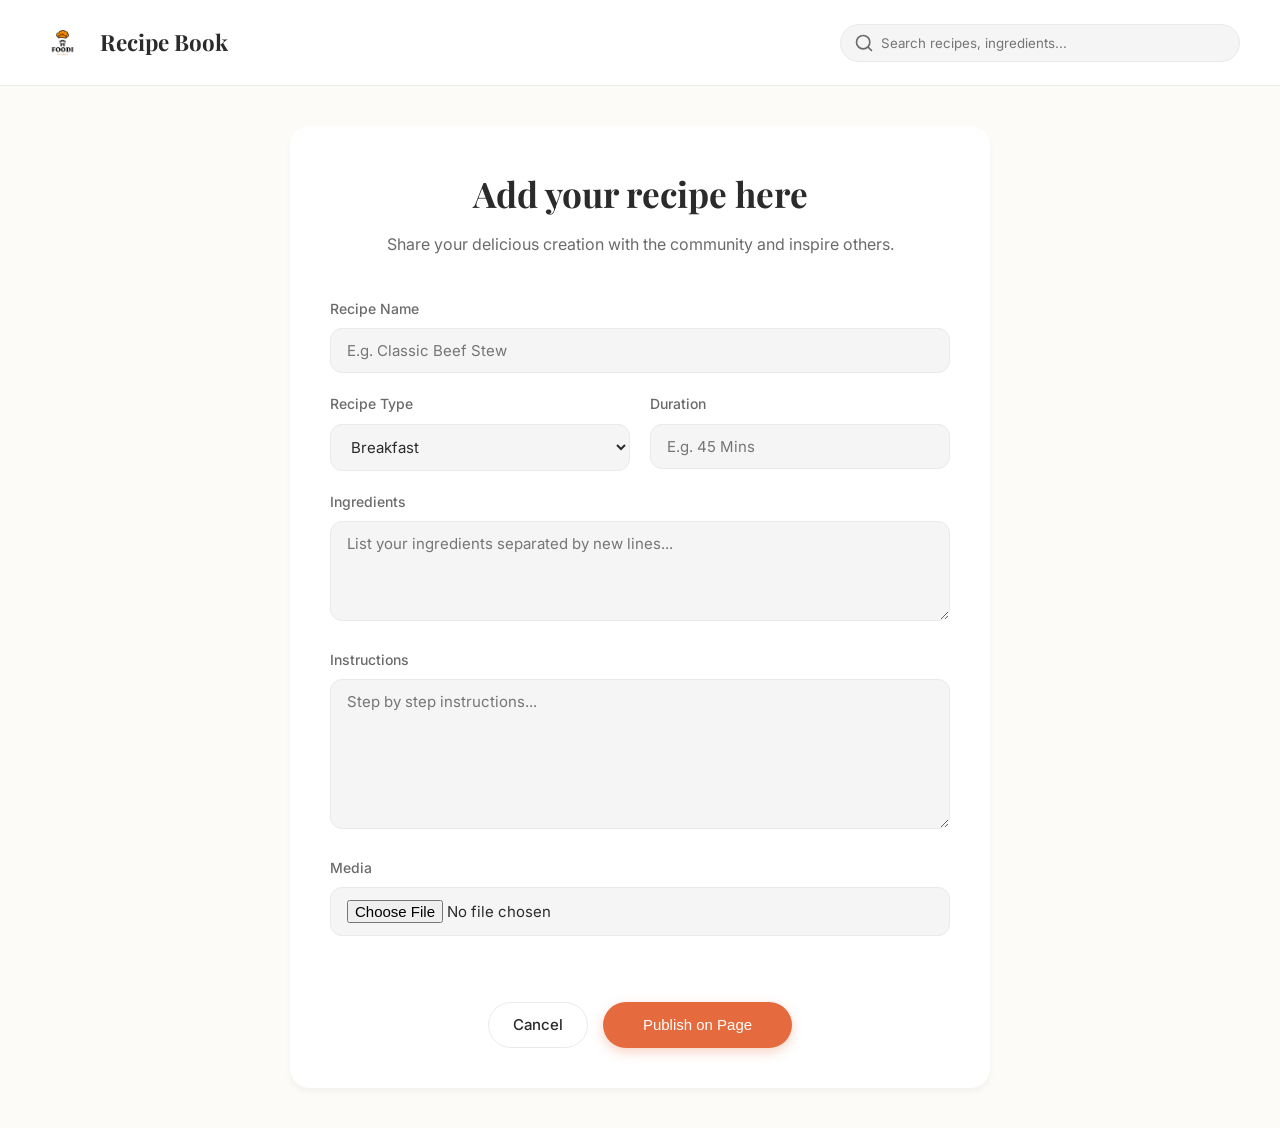
<file: Recipe_Book/addRecipe.html>
<!DOCTYPE html>
<html lang="en">

<head>
    <meta charset="UTF-8">
    <meta name="viewport" content="width=device-width, initial-scale=1.0">
    <title>Add Recipe - Recipe Book</title>
    <link rel="stylesheet" href="styles.css">
    <link
        href="https://fonts.googleapis.com/css2?family=Inter:wght@300;400;500;600&family=Playfair+Display:wght@600;700&display=swap"
        rel="stylesheet">
</head>

<body>
    <header class="app-header">
        <a href="homePage.html" class="app-brand">
            <img src="Logo.jpeg" alt="Logo" class="logo">
            <h1>Recipe Book</h1>
        </a>
        <div class="header-search">
            <svg class="header-search-icon" width="20" height="20" viewBox="0 0 24 24" fill="none" stroke="currentColor"
                stroke-width="2" stroke-linecap="round" stroke-linejoin="round">
                <circle cx="11" cy="11" r="8"></circle>
                <line x1="21" y1="21" x2="16.65" y2="16.65"></line>
            </svg>
            <input type="text" placeholder="Search recipes, ingredients...">
        </div>
    </header>

    <main class="main-content">
        <div class="page-wrapper wide-form">
            <div class="page-header">
                <h2>Add your recipe here</h2>
                <p style="color: var(--text-muted);">Share your delicious creation with the community and inspire
                    others.</p>
            </div>

            <form action="homePage.html" method="get" onsubmit="validateRecipe(event)">
                <div class="form-group">
                    <label for="recipeName">Recipe Name</label>
                    <input type="text" id="recipeName" class="form-control" placeholder="E.g. Classic Beef Stew"
                        required>
                </div>

                <div style="display: flex; gap: 20px;">
                    <div class="form-group" style="flex: 1;">
                        <label for="recipeType">Recipe Type</label>
                        <select id="recipeType" class="form-control">
                            <option>Breakfast</option>
                            <option>Lunch</option>
                            <option>Dinner</option>
                            <option>Snack</option>
                            <option>Dessert</option>
                        </select>
                    </div>
                    <div class="form-group" style="flex: 1;">
                        <label for="duration">Duration</label>
                        <input type="text" id="duration" class="form-control" placeholder="E.g. 45 Mins" required>
                    </div>
                </div>

                <div class="form-group">
                    <label for="ingredients">Ingredients</label>
                    <textarea id="ingredients" class="form-control"
                        placeholder="List your ingredients separated by new lines..."></textarea>
                </div>

                <div class="form-group">
                    <label for="instructions">Instructions</label>
                    <textarea id="instructions" class="form-control" style="min-height: 150px;"
                        placeholder="Step by step instructions..."></textarea>
                </div>

                <div class="form-group">
                    <label>Media</label>

                    <input type="file" id="mediaUpload" class="form-control" accept="image/*" onchange="previewImage()">

                    <img id="preview" style="max-width:200px;margin-top:10px;border-radius:10px;">
                </div>

                <div class="form-actions" style="margin-top: 40px;">
                    <a href="homePage.html" class="btn btn-secondary">Cancel</a>
                    <button type="submit" class="btn btn-primary"
                        style="padding-left: 40px; padding-right: 40px;">Publish on Page</button>
                </div>
            </form>
        </div>
    </main>
    <script>
        function validateRecipe(event) {

            const name = document.getElementById("recipeName").value;
            const duration = document.getElementById("duration").value;
            const ingredients = document.getElementById("ingredients").value;
            const instructions = document.getElementById("instructions").value;

            if (name === "" || duration === "" || ingredients === "" || instructions === "") {
                alert("Please complete all recipe fields");
                event.preventDefault();
            }
        }

        function previewImage() {

            const file = document.getElementById("mediaUpload").files[0];
            const preview = document.getElementById("preview");

            const reader = new FileReader();

            reader.onload = function (e) {
                preview.src = e.target.result;
            }

            reader.readAsDataURL(file);
        }
    </script>
    
</body>

</html>
</file>
<file: Recipe_Book/styles.css>
@import url('https://fonts.googleapis.com/css2?family=Inter:wght@300;400;500;600&family=Playfair+Display:wght@600;700&display=swap');

:root {
    --primary-color: #e56b3e;
    /* Warm orange */
    --primary-hover: #d25b33;
    --bg-color: #fdfbf7;
    /* Warm off-white */
    --card-bg: #ffffff;
    --text-main: #2b2b2b;
    --text-muted: #6b6b6b;
    --border-color: #eaeaea;
    --input-bg: #f5f5f5;
    --shadow-sm: 0 4px 6px rgba(0, 0, 0, 0.04);
    --shadow-md: 0 10px 20px rgba(0, 0, 0, 0.06);
    --shadow-lg: 0 20px 40px rgba(0, 0, 0, 0.08);
    --border-radius: 12px;
    --transition: all 0.3s ease;
}

* {
    margin: 0;
    padding: 0;
    box-sizing: border-box;
}

body {
    font-family: 'Inter', sans-serif;
    background-color: var(--bg-color);
    color: var(--text-main);
    line-height: 1.6;
}

h1,
h2,
h3,
h4 {
    font-family: 'Playfair Display', serif;
    color: var(--text-main);
}

a {
    text-decoration: none;
    color: var(--primary-color);
    transition: var(--transition);
}

.container {
    width: 90%;
    max-width: 1000px;
    margin: auto;
}

a:hover {
    color: var(--primary-hover);
}

/* Base button styles */
.btn {
    display: inline-block;
    padding: 10px 24px;
    border-radius: 50px;
    font-weight: 500;
    border: none;
    cursor: pointer;
    transition: var(--transition);
    text-align: center;
    font-size: 15px;
}

.btn-primary {
    background-color: var(--primary-color);
    color: white;
    box-shadow: 0 4px 12px rgba(229, 107, 62, 0.3);
}

.btn-primary:hover {
    background-color: var(--primary-hover);
    box-shadow: 0 6px 16px rgba(229, 107, 62, 0.4);
    transform: translateY(-1px);
}

.btn-secondary {
    background-color: transparent;
    color: var(--text-main);
    border: 1px solid var(--border-color);
}

.btn-secondary:hover {
    background-color: var(--input-bg);
}

.btn-outline {
    background-color: transparent;
    color: var(--primary-color);
    border: 1px solid var(--primary-color);
}

.btn-outline:hover {
    background-color: var(--primary-color);
    color: white;
}

/* Inputs */
.form-group {
    margin-bottom: 20px;
    text-align: left;
}

.form-group label {
    display: block;
    margin-bottom: 8px;
    font-weight: 500;
    font-size: 14px;
    color: var(--text-muted);
}

.form-control {
    width: 100%;
    padding: 12px 16px;
    border-radius: var(--border-radius);
    border: 1px solid var(--border-color);
    background-color: var(--input-bg);
    color: var(--text-main);
    font-family: inherit;
    font-size: 15px;
    transition: var(--transition);
}

.form-control:focus {
    outline: none;
    border-color: var(--primary-color);
    box-shadow: 0 0 0 3px rgba(229, 107, 62, 0.1);
    background-color: #fff;
}

textarea.form-control {
    resize: vertical;
    min-height: 100px;
}

/* Split Form Layout (Login / Signup) */
.split-layout {
    display: flex;
    min-height: 100vh;
}

.split-left {
    flex: 1;
    background: #ccc;
    position: relative;
    overflow: hidden;
    display: flex;
    align-items: center;
    justify-content: center;
}

.split-left img {
    position: absolute;
    width: 100%;
    height: 100%;
    object-fit: cover;
    z-index: 1;
}

.split-left .overlay {
    position: absolute;
    top: 0;
    left: 0;
    right: 0;
    bottom: 0;
    background: linear-gradient(to right, rgba(0, 0, 0, 0.6), rgba(0, 0, 0, 0.1));
    z-index: 2;
}

.split-left .hero-text {
    position: relative;
    z-index: 3;
    color: white;
    text-align: center;
    padding: 40px;
}

.split-left .hero-text h1 {
    color: white;
    font-size: 3rem;
    margin-bottom: 16px;
}

.split-right {
    flex: 1;
    display: flex;
    align-items: center;
    justify-content: center;
    padding: 40px;
    background: var(--bg-color);
}

.form-container {
    background: var(--card-bg);
    padding: 60px;
    border-radius: 20px;
    box-shadow: var(--shadow-lg);
    width: 100%;
    max-width: 480px;
    text-align: center;
}

.form-container h2 {
    font-size: 2rem;
    margin-bottom: 30px;
}

.form-actions {
    display: flex;
    gap: 15px;
    margin-top: 30px;
    justify-content: center;
}

/* App Header */
.app-header {
    background: var(--card-bg);
    padding: 20px 40px;
    border-bottom: 1px solid var(--border-color);
    display: flex;
    align-items: center;
    justify-content: space-between;
    position: sticky;
    top: 0;
    z-index: 10;
}

.app-brand {
    display: flex;
    align-items: center;
    gap: 15px;
    text-decoration: none;
}

.app-brand .logo {
    width: 45px;
    height: 45px;
    border-radius: 50%;
    background: var(--primary-color);
    display: flex;
    align-items: center;
    justify-content: center;
    overflow: hidden;
    object-fit: cover;
}

.app-brand h1 {
    font-size: 1.4rem;
    margin: 0;
}

.header-search {
    flex: 1;
    max-width: 400px;
    position: relative;
}

.header-search input {
    width: 100%;
    padding: 10px 16px 10px 40px;
    border-radius: 50px;
    border: 1px solid var(--border-color);
    background: var(--input-bg);
    font-family: inherit;
    transition: var(--transition);
}

.header-search input:focus {
    background: white;
    border-color: var(--primary-color);
    outline: none;
}

.header-search-icon {
    position: absolute;
    left: 14px;
    top: 50%;
    transform: translateY(-50%);
    color: var(--text-muted);
}

.header-actions {
    display: flex;
    align-items: center;
    gap: 20px;
}

/* Dashboard / Home Layout */
.main-content {
    padding: 40px;
    max-width: 1200px;
    margin: 0 auto;
}

.filter-bar {
    display: flex;
    align-items: center;
    justify-content: space-between;
    margin-bottom: 40px;
}

.filter-tabs {
    display: flex;
    gap: 10px;
}

.filter-tab {
    padding: 8px 20px;
    border-radius: 50px;
    background: var(--card-bg);
    color: var(--text-main);
    cursor: pointer;
    font-weight: 500;
    border: 1px solid var(--border-color);
    transition: var(--transition);
}

.filter-tab:hover {
    background: var(--input-bg);
}

.filter-tab.active {
    background: var(--primary-color);
    color: white;
    border-color: var(--primary-color);
}

/* Grid layout */
.recipe-grid {
    display: grid;
    grid-template-columns: repeat(auto-fill, minmax(300px, 1fr));
    gap: 30px;
}

.recipe-card {
    background: var(--card-bg);
    border-radius: 20px;
    overflow: hidden;
    box-shadow: var(--shadow-sm);
    transition: var(--transition);
    cursor: pointer;
    text-decoration: none;
    color: inherit;
    display: flex;
    flex-direction: column;
}

.recipe-card:hover {
    box-shadow: var(--shadow-md);
    transform: translateY(-5px);
}

.recipe-image {
    width: 100%;
    height: 200px;
    object-fit: cover;
    background-color: #eee;
}

.recipe-info {
    padding: 20px;
    display: flex;
    flex-direction: column;
    flex: 1;
}

.recipe-title {
    font-size: 1.25rem;
    margin-bottom: 8px;
    color: var(--text-main);
}

.recipe-meta {
    display: flex;
    gap: 15px;
    font-size: 0.85rem;
    color: var(--text-muted);
    margin-top: auto;
}

.recipe-meta span {
    display: flex;
    align-items: center;
    gap: 4px;
}

/* Internal Pages Wrap */
.page-wrapper {
    background: var(--card-bg);
    border-radius: 20px;
    padding: 40px;
    box-shadow: var(--shadow-sm);
    max-width: 1000px;
    margin: 0 auto;
}

.page-header {
    text-align: center;
    margin-bottom: 40px;
}

.page-header h2 {
    font-size: 2.2rem;
    margin-bottom: 10px;
}

/* Form Actions specific for wide forms */
.wide-form {
    max-width: 700px;
    margin: 0 auto;
}

.file-upload-block {
    border: 2px dashed var(--border-color);
    padding: 40px;
    text-align: center;
    border-radius: var(--border-radius);
    color: var(--text-muted);
    transition: var(--transition);
    cursor: pointer;
    background: var(--input-bg);
    margin-bottom: 20px;
}

.file-upload-block:hover {
    border-color: var(--primary-color);
    background: rgba(229, 107, 62, 0.05);
}

/* Recipe Details */
.recipe-detail {
    display: flex;
    flex-direction: column;
}

.recipe-hero {
    width: 100%;
    height: 400px;
    border-radius: 20px;
    object-fit: cover;
    margin-bottom: 30px;
    box-shadow: var(--shadow-sm);
}

.recipe-header-info {
    display: flex;
    justify-content: space-between;
    align-items: flex-end;
    margin-bottom: 40px;
    border-bottom: 1px solid var(--border-color);
    padding-bottom: 20px;
}

.recipe-header-info h1 {
    font-size: 2.8rem;
    margin-bottom: 10px;
}

.recipe-stats {
    display: flex;
    gap: 20px;
    color: var(--text-muted);
}

.recipe-stats div {
    display: flex;
    align-items: center;
    gap: 6px;
    font-size: 0.95rem;
}

.recipe-content {
    display: grid;
    grid-template-columns: 1fr 2fr;
    gap: 40px;
}

.recipe-sidebar {
    background: var(--input-bg);
    padding: 30px;
    border-radius: var(--border-radius);
}

.recipe-sidebar h3 {
    margin-bottom: 20px;
    font-size: 1.3rem;
    border-bottom: 1px solid var(--border-color);
    padding-bottom: 10px;
}

.ingredients-list {
    list-style: none;
    margin-bottom: 40px;
}

.ingredients-list li {
    padding: 10px 0;
    border-bottom: 1px dashed var(--border-color);
    display: flex;
    align-items: center;
    gap: 10px;
}

.ingredients-list li::before {
    content: "•";
    color: var(--primary-color);
    font-size: 1.5rem;
}

.rating-block {
    margin-bottom: 40px;
}

.stars {
    color: #fbbf24;
    font-size: 1.2rem;
    margin-bottom: 5px;
}

.comment-section textarea {
    width: 100%;
    border-radius: var(--border-radius);
    border: 1px solid var(--border-color);
    padding: 10px;
    margin-bottom: 10px;
    font-family: inherit;
}

.recipe-main h3 {
    font-size: 1.8rem;
    margin-bottom: 20px;
}

.instructions-list {
    list-style: none;
    counter-reset: step-counter;
}

.instructions-list li {
    position: relative;
    padding-left: 50px;
    margin-bottom: 30px;
}

.instructions-list li::before {
    counter-increment: step-counter;
    content: counter(step-counter);
    position: absolute;
    left: 0;
    top: -2px;
    width: 32px;
    height: 32px;
    background: var(--primary-color);
    color: white;
    border-radius: 50%;
    display: flex;
    align-items: center;
    justify-content: center;
    font-weight: bold;
    font-family: 'Playfair Display', serif;
}

.back-action {
    margin-top: 50px;
    text-align: right;
}

@media (max-width: 768px) {
    .split-layout {
        flex-direction: column;
    }

    .split-left {
        display: none;
    }

    .recipe-content {
        grid-template-columns: 1fr;
    }

    .app-header {
        flex-direction: column;
        padding: 15px 20px;
        gap: 15px;
    }

    .header-search {
        max-width: 100%;
        width: 100%;
    }

    .main-content {
        padding: 20px;
    }

    .filter-bar {
        flex-direction: column;
        gap: 20px;
        align-items: stretch;
    }

    .filter-tabs {
        flex-wrap: wrap;
        justify-content: center;
    }

    .filter-bar .btn {
        text-align: center;
    }

    .recipe-grid {
        grid-template-columns: 1fr;
        gap: 20px;
    }

    .page-wrapper {
        padding: 20px;
    }

    .recipe-hero {
        height: 250px;
    }

    .recipe-header-info {
        flex-direction: column;
        align-items: flex-start;
        gap: 15px;
    }

    .recipe-header-info h1 {
        font-size: 2rem;
    }
}
</file>
